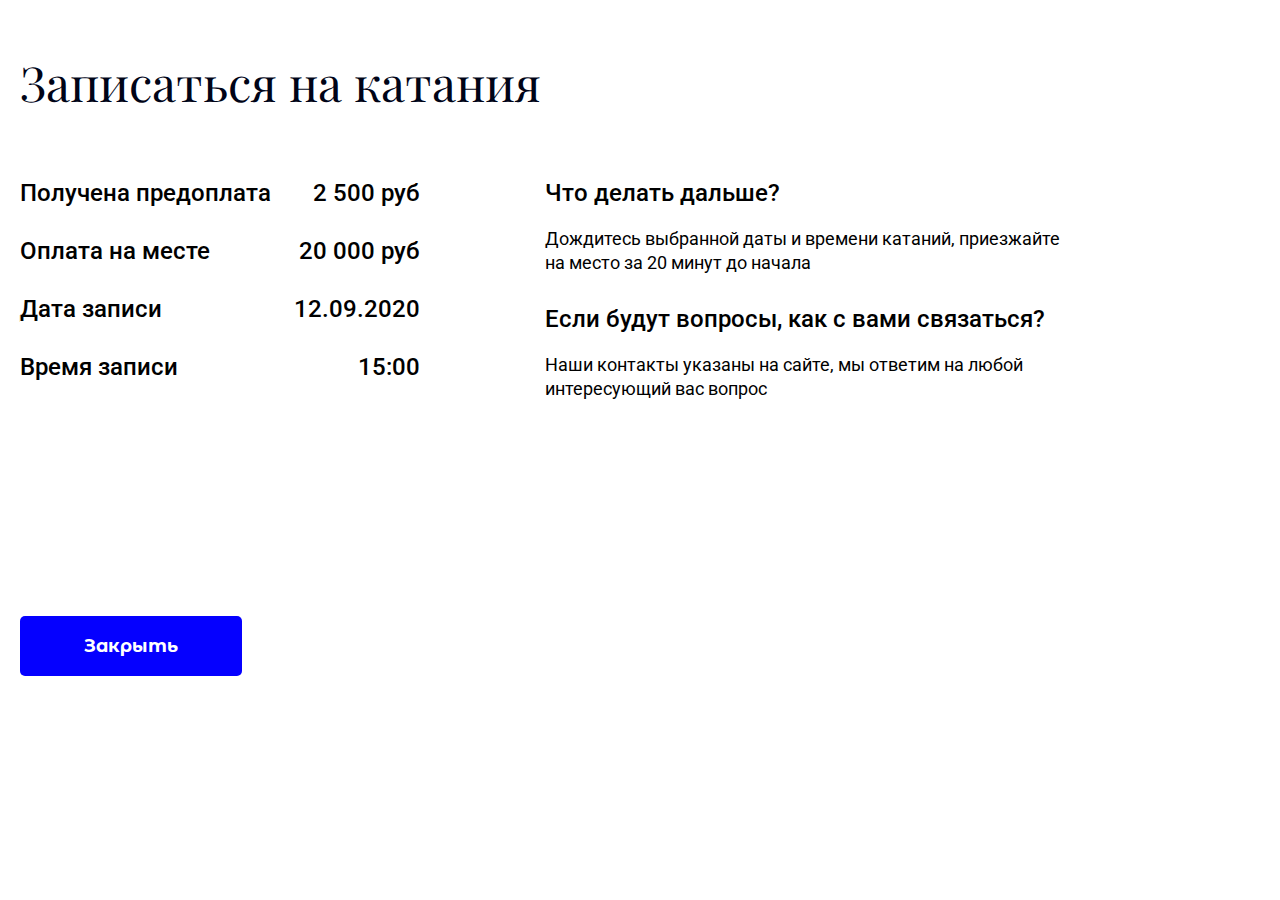
<file: bron-step-four.html>
<!DOCTYPE html>
<html lang="ru">

<head>
    <meta charset="UTF-8">
    <meta http-equiv="X-UA-Compatible" content="IE=edge">
    <meta name="viewport" content="width=device-width, initial-scale=1.0">
    <title>Шаг 4</title>
    <link rel="preconnect" href="https://fonts.googleapis.com">
    <link rel="preconnect" href="https://fonts.gstatic.com" crossorigin>
    <link rel="preconnect" href="https://fonts.gstatic.com" crossorigin>
    <link href="https://fonts.googleapis.com/css2?family=Inter:wght@400;500;600&family=Playfair+Display&family=Roboto:wght@400;500&family=Comfortaa:wght@700&family=Montserrat+Alternates:wght@300;400;500;700&family=Montserrat:wght@600&display=swap" rel="stylesheet">
    <link rel="stylesheet" href="css/reset.css">
    <link rel="stylesheet" href="css/slick.css">
    <link rel="stylesheet" href="css/jquery.fancybox.css">
    <link rel="stylesheet" href="css/style.css">
</head>

<body>
    <div class="bron-step-four">
        <div class="container bron-step-four__container">
            <h1 class="bron-step-three__title bron-step-four__title">Записаться на катания</h1>
            <div class="bron-step-four__inner">
                <div class="bron-step-four__services">
                    <div class="bron-step-four__service">
                        <h3 class="bron-step-four__service-title">Получена предоплата</h3>
                        <p class="bron-step-four__service-text"><span class="service__prepay">2 500</span> руб</p>
                    </div>
                    <div class="bron-step-four__service">
                        <h3 class="bron-step-four__service-title">Оплата на месте</h3>
                        <p class="bron-step-four__service-text"><span class="service__payment-on-place">20 000</span> руб</p>
                    </div>
                    <div class="bron-step-four__service">
                        <h3 class="bron-step-four__service-title">Дата записи</h3>
                        <p class="bron-step-four__service-text"><span class="service__date">12.09.2020</span></p>
                    </div>
                    <div class="bron-step-four__service">
                        <h3 class="bron-step-four__service-title">Время записи</h3>
                        <p class="bron-step-four__service-text"><span class="service__time">15:00</span></p>
                    </div>
                </div>
                <div class="bron-step-four__questions">
                    <div class="bron-step-four__question">
                        <h3 class="bron-step-four__question-title">Что делать дальше?</h3>
                        <p class="bron-step-four__question-text">
                            Дождитесь выбранной даты и времени катаний, приезжайте на место за 20 минут до начала
                        </p>
                    </div>
                    <div class="bron-step-four__question">
                        <h3 class="bron-step-four__question-title">Если будут вопросы, как с вами связаться?</h3>
                        <p class="bron-step-four__question-text">
                            Наши контакты указаны на сайте, мы ответим на любой интересующий вас вопрос
                        </p>
                    </div>
                </div>
            </div>
            <a class="colored-button bron-step-four__link" href="index.html">Закрыть</a>
        </div>
    </div>

    <script src="https://ajax.googleapis.com/ajax/libs/jquery/3.4.1/jquery.min.js"></script>
    <script src="js/slick.min.js"></script>
    <script src="js/jquery.fancybox.min.js"></script>
    <script src="js/main.js"></script>
</body>

</html>
</file>
<file: css/style.css>
*,
*::before,
*::after {
    box-sizing: border-box;
}


/* 
font-family: 'Montserrat', sans-serif;
font-family: 'Montserrat Alternates', sans-serif;
font-family: 'Inter', sans-serif;
font-family: 'Playfair Display', serif;
font-family: 'Roboto', sans-serif;
*/

body {
    font-family: 'Montserrat Alternates', sans-serif;
    font-size: 16px;
    line-height: 24px;
    font-weight: 400;
    color: #000;
}

a {
    color: inherit;
    text-decoration: none;
}

.title {
    font-weight: 700;
    font-size: 36px;
    line-height: 44px;
    margin-bottom: 15px;
}

.container {
    max-width: 1270px;
    padding: 0 15px;
    margin: 0 auto;
}

.colored-button {
    display: block;
    font-family: 'Montserrat Alternates', sans-serif;
    font-size: 14px;
    line-height: 24px;
    font-weight: 700;
    color: #fff;
    background: #0500FF;
    border-radius: 5px;
    border: none;
    cursor: pointer;
    max-width: 275px;
}

.header {
    position: absolute;
    top: 0;
    left: 0;
    right: 0;
    top: 30px;
    color: #fff;
    z-index: 1;
}

.header__wrapper {
    display: flex;
    justify-content: space-between;
    align-items: center;
    flex-wrap: nowrap;
}

.header__top {
    display: flex;
    align-items: center;
}

.header__logo {
    margin-right: 32px;
}

.header__tagline {
    max-width: 260px;
    font-weight: 300;
    font-size: 15px;
    line-height: 25px;
    position: relative;
    padding-left: 24px;
    opacity: 0.8;
}

.header__tagline::before {
    content: '';
    position: absolute;
    top: -20%;
    left: 0;
    height: 68px;
    width: 1px;
    opacity: 0.5;
    background-color: #B9B9B9;
}

.header__links {
    display: flex;
    flex-direction: column;
}

.header__link {
    margin-bottom: 5px;
    font-weight: 300;
}

.header__link img {
    margin-right: 7px;
}

.hero {
    padding: 160px 0 150px;
    height: 100vh;
    color: #fff;
    position: relative;
}

.hero::before {
    content: '';
    display: block;
    position: absolute;
    width: 100%;
    height: 100%;
    top: 0;
    background: linear-gradient(0deg, rgba(34, 33, 83, 0.6), rgba(34, 33, 83, 0.6));
}

.hero__background {
    position: absolute;
    top: 0;
    width: 100%;
    height: 100%;
    object-fit: cover;
    z-index: -1;
    left: 0;
}

.hero__background source,
.hero__background img {
    width: 100%;
    height: 100%;
    object-fit: cover;
}

.hero__wrapper {
    display: grid;
    justify-items: center;
    height: 70vh;
    align-items: center;
    z-index: 1;
    position: absolute;
    left: 50%;
    transform: translateX(-50%);
}

.hero__content {
    max-width: 620px;
    /* margin: 120px auto 0; */
    text-align: center;
}

.hero__title {
    font-size: 48px;
    line-height: 58px;
    font-weight: 700;
    margin-bottom: 15px;
}

.hero__text {
    font-size: 24px;
    line-height: 30px;
    margin-bottom: 100px;
}

.hero__button {
    font-family: 'Montserrat Alternates', sans-serif;
    font-size: 15px;
    line-height: 25px;
    font-weight: 700;
    padding: 15px 65px;
    background-color: #0500FF;
    border-radius: 5px;
    border: none;
}

.hero__popup .mfp-close {
    opacity: 0;
}

.hero__popup {
    max-width: 456px;
    width: 100%;
    margin: 0 auto;
}

.hero-popup__content {
    background-color: #fff;
    box-shadow: 0px 10px 20px rgba(0, 0, 0, 0.25);
    border-radius: 20px;
    padding: 35px 35px 40px;
    text-align: center;
}

.hero-popup__title {
    margin-bottom: 30px;
    font-size: 18px;
    line-height: 22px;
    font-weight: 700;
}

.hero-popup__input-title {
    font-weight: 400;
    font-size: 18px;
    line-height: 22px;
    margin-bottom: 10px;
}

.hero-popup__input {
    font-family: 'Montserrat', sans-serif;
    font-weight: 300;
    font-size: 18px;
    line-height: 22px;
    background: #F0F0F0;
    border-radius: 5px;
    border: none;
    height: 60px;
    width: 100%;
    margin-bottom: 30px;
    padding: 0 15px;
}

.hero-popup__descriptions {
    display: flex;
    justify-content: space-evenly;
    margin-bottom: 20px;
}

.hero-popup__description {
    max-width: 100px;
}

.hero-popup__description-title {
    font-size: 18px;
    line-height: 22px;
    font-weight: 400;
}

.hero-popup__description-text {
    font-size: 12px;
    line-height: 15px;
}

.hero-popup__button {
    padding: 15px 65px;
    margin: 0 auto;
}

.offer {
    margin: 130px 0;
}

.offer__wrapper {
    display: flex;
    flex-wrap: wrap;
}

.offer__content {
    flex-basis: 590px;
}

.offer__items {
    display: flex;
    justify-content: space-between;
    flex-wrap: wrap;
    position: relative;
    width: 100%;
}

.offer__item {
    padding: 40px 20px;
    margin: 100px 0 0;
    min-height: 280px;
    background: radial-gradient(53.81% 88.78% at 83.03% 126.04%, #E5E9FF 0%, #F7F8FF 56.48%, #F3F4FF 100%);
    border: 1px solid #F0F2FF;
    border-radius: 5px;
    min-width: 380px;
    max-width: 400px;
    font-size: 16px;
    line-height: 20px;
}

.offer__item:first-child {
    flex-basis: 520px;
    position: absolute;
    top: -60%;
    right: 0;
    min-height: 180px;
    min-width: 520px;
}

.offer__item-title {
    font-weight: 700;
    font-size: 20px;
    line-height: 24px;
    color: #FF4133;
    margin-bottom: 20px;
}

.offer__item-services {
    margin-bottom: 10px;
}

.offer__item-service {
    font-weight: 500;
}

.offer__item-link {
    color: #0500FF;
}

.routes__container {
    max-width: initial;
    padding: 0;
    margin: 0;
}

.route {
    background-color: #0500FF;
}

.route+.route {
    margin-top: 85px;
}

.route__container {
    max-width: 1170px;
    margin: 0 auto;
    padding: 100px 0 35px 15px;
}

.route__title {
    color: #fff;
    margin-bottom: 70px;
}

.route__inner {
    display: flex;
}

.route__items {
    max-width: 925px;
    width: 100%;
}

.route__pictures {
    display: flex;
    flex-direction: row;
    justify-content: space-between;
    flex-wrap: nowrap;
    margin-bottom: 45px;
}

.route__picture {
    display: block;
    overflow: hidden;
    width: 207px;
    min-width: 207px;
    height: 182px;
    filter: drop-shadow(0px 10px 20px rgba(0, 0, 0, 0.25));
    border-radius: 20px;
}

.lightbox {
    display: flex;
    flex-direction: column-reverse;
}

.lb-outerContainer {
    background-color: transparent;
    position: static;
}

.lb-container {
    position: relative;
}

.lightbox .lb-image {
    border: none;
    filter: drop-shadow(0px 10px 20px rgba(0, 0, 0, 0.25));
    border-radius: 20px;
}

.lb-closeContainer {
    top: 25px;
    right: 25px;
}

.lb-nav a.lb-prev,
.lb-nav a.lb-next {
    opacity: 1;
}

.lb-nav a.lb-prev {
    left: 50px;
    background: url(../images/prev.png) 50px 48% no-repeat;
}

.lb-nav a.lb-next {
    right: 50px;
    background: url(../images/next.png) 92% 48% no-repeat;
}

.route__picture-img {
    width: 100%;
    height: 100%;
    object-fit: cover;
}

.route__item--margin+.route__item--margin {
    margin-left: 25px;
}

.route__features {
    display: flex;
    justify-content: space-between;
    margin-bottom: 45px;
    overflow: auto;
}

.route__feature {
    color: #fff;
    text-align: center;
    min-width: 207px;
}

.route__feature-title {
    font-size: 48px;
    line-height: 59px;
    font-weight: 400;
}

.route__feature-desc {
    font-size: 18px;
    line-height: 22px;
    font-weight: 300;
    max-width: 175px;
    margin: 0 auto;
}

.route__map {
    display: flex;
    margin-bottom: 30px;
}

.route__map-features {
    display: flex;
    flex-wrap: wrap;
    justify-content: space-between;
    max-width: 440px;
}

.route__map-feature {
    display: inline-block;
    display: flex;
    align-items: center;
    padding: 18px 0 18px 25px;
    width: 210px;
    height: 82px;
    background-color: #fff;
    box-shadow: 0px 10px 20px rgba(0, 0, 0, 0.25);
    border-radius: 20px;
    margin-bottom: 15px;
}

.route__map-feature p {
    font-size: 18px;
    line-height: 22px;
    margin-left: 6px;
}

.route__map-picture {
    margin-left: 25px;
    position: relative;
}

.route__map-img {
    height: 180px;
}

.route__map-marker {
    display: flex;
    position: absolute;
    top: 50px;
    left: 155px;
}

.route__map-marker img {
    margin-right: 10px;
}

.route__items-content {
    display: flex;
    flex-wrap: wrap;
}

.route__info-item {
    display: flex;
    align-items: center;
    background-color: #FFFFFF;
    box-shadow: 0px 10px 20px rgba(0, 0, 0, 0.25);
    border-radius: 20px;
    width: 210px;
    height: 83px;
    text-align: center;
    font-size: 18px;
    line-height: 22px;
    padding: 10px 0;
    margin-right: 20px;
    margin-bottom: 15px;
}

.route__info-item p {
    font-size: 18px;
    line-height: 22px;
    font-weight: 400;
    margin: 0 auto;
}

.route__info-item--colored {
    background-color: #FFDE33;
}

.route__info-item--colored p {
    font-weight: 700;
}

.route__buttons {
    margin-left: 28px;
}

.route__buttons-inner {
    display: flex;
    flex-direction: column;
    position: sticky;
    top: 20px;
}

.route__price {
    width: 207px;
    height: 182px;
    background: #FFFFFF;
    box-shadow: 0px 10px 20px rgba(0, 0, 0, 0.25);
    border-radius: 20px;
    padding: 60px 10px;
    text-align: center;
    font-size: 18px;
    line-height: 22px;
    margin-bottom: 13px;
}

.route__price-title {
    font-size: 28px;
    line-height: 34px;
    font-weight: 700;
    margin-bottom: 8px;
}

.route__order-button {
    font-family: 'Montserrat Alternates', sans-serif;
    font-size: 18px;
    line-height: 22px;
    font-weight: 700;
    color: #fff;
    background-color: #FF4133;
    box-shadow: 0px 10px 20px rgba(0, 0, 0, 0.25);
    border-radius: 20px;
    padding: 23px 0;
    text-align: center;
    width: 207px;
}

.route__order-button:last-child {
    background-color: #FFE585;
    margin-top: 25px;
    color: #3E3E3E;
    font-size: 14px;
    line-height: 17px;
}

.route__info-button {
    display: none;
}

.route__info-items-title {
    display: none;
}

.gift {
    margin: 300px 0;
    background-color: #F8F8FF;
    padding: 85px 0 140px;
    text-align: center;
}

.gift__text {
    font-size: 18px;
    line-height: 22px;
    margin: 71px 0;
}

.gift__button,
.question__button {
    font-size: 15px;
    line-height: 25px;
    font-weight: 700;
    color: #fff;
    padding: 20px 62px;
    background: #0500FF;
    border-radius: 5px;
    white-space: nowrap;
    border: none;
    cursor: pointer;
}

.gift__wrapper {
    position: relative;
}

.gift__wrapper::before,
.gift__wrapper::after {
    content: '';
    position: absolute;
    width: 300px;
    height: 285px;
}

.gift__wrapper::before {
    background: url(../images/kradro-ico-1.svg) no-repeat center;
    bottom: -230px;
    left: 0;
}

.gift__wrapper::after {
    background: url(../images/kradro-ico-2.svg) no-repeat center;
    top: -235px;
    right: 0;
}

.advantages {
    padding: 100px 0 125px;
    background-color: #0500FF;
    position: relative;
}

.advantages::before {
    content: '';
    position: absolute;
    width: 300px;
    height: 285px;
    background: url(../images/kradro-ico-2.svg) no-repeat center;
    top: -152px;
    right: 60px;
    z-index: 0;
}

.advantages__title,
.advantages__text {
    color: #fff;
    max-width: 600px;
    z-index: 1;
}

.advantages__text {
    font-size: 20px;
    line-height: 24px;
    margin: 40px 0 45px;
}

.advantages__items {
    display: flex;
    justify-content: space-between;
}

.advantages__item {
    width: 207px;
    height: 182px;
    background-color: #FFFFFF;
    box-shadow: 0px 10px 20px rgba(0, 0, 0, 0.25);
    border-radius: 20px;
    text-align: center;
    padding: 40px 10px 0;
    margin-bottom: 15px;
    margin-right: 15px;
}

.advantages__item-title {
    font-size: 28px;
    line-height: 34px;
    font-weight: 700;
    margin-bottom: 8px;
}

.advantages__item-text {
    font-size: 18px;
    line-height: 22px;
}

.question {
    margin: 180px 0 250px;
    background-color: #F8F8FF;
    padding: 85px 0 140px;
    text-align: center;
}

.question__title {
    max-width: 400px;
    margin: 0 auto;
}

.question__text {
    font-size: 18px;
    line-height: 22px;
    margin: 25px 0 50px;
}

.question__form {
    display: flex;
    flex-direction: column;
    width: 310px;
    margin: 0 auto;
}

.question__input {
    font-family: 'Montserrat Alternates', sans-serif;
    font-size: 18px;
    line-height: 22px;
    padding: 15px 15px;
    text-align: center;
    border: 1px solid #FF4133;
    box-sizing: border-box;
    border-radius: 5px;
    margin-bottom: 20px;
}

.question__button {
    padding: 15px 65px;
}

.question__wrapper {
    position: relative;
}

.question__wrapper::before,
.question__wrapper::after {
    content: '';
    position: absolute;
    width: 300px;
    height: 285px;
}

.question__wrapper::before {
    background: url(../images/kradro-ico-2.svg) no-repeat center;
    bottom: -235px;
    right: 0;
}

.question__wrapper::after {
    background: url(../images/kradro-ico-1.svg) no-repeat center;
    top: -235px;
    left: 0;
}

.tools {
    margin-bottom: 90px;
}

.tools__wrapper {
    position: relative;
}

.tools__title {
    margin-bottom: 85px;
}

.tools__items {
    display: flex;
    align-items: center;
}

.tools__item {
    width: 160px;
    height: 160px;
    text-align: center;
    background: #FF4133;
    border-radius: 50%;
    display: flex;
    flex-direction: column;
    padding: 10px;
}

.tools__item+.tools__item {
    margin-left: 50px;
    position: relative;
}

.tools__item+.tools__item::before {
    content: '';
    position: absolute;
    background: url(../images/arrows-right.svg) no-repeat center;
    width: 30px;
    height: 20px;
    left: -40px;
    top: 40%;
}

.tools__item-title {
    color: #fff;
    margin-top: 25px;
    max-width: 150px;
    font-size: 14px;
    line-height: 17px;
}

.tools__item-title span {
    font-size: 18px;
    line-height: 22px;
    font-weight: 800;
}

.response {
    padding-top: 50px;
    margin-bottom: 90px;
}

.seo {
    margin-bottom: 90px;
}

.seo__container {
    max-width: 1070px;
}

.seo__items {
    column-gap: 100px;
    column-count: 2;
}

.seo__item {
    width: 100%;
    margin: 0 0 50px;
    padding: 10px;
    break-inside: avoid;
}

.seo__item:last-child {
    margin-bottom: 0;
}

.seo__item-title {
    font-size: 24px;
    line-height: 30px;
    margin-bottom: 30px;
}

.seo__item-text {
    font-size: 18px;
    line-height: 22px;
}

.seo__item-img {
    width: 100%;
    margin: 0 auto 30px;
    border-radius: 10px;
}

.seo__item-text b {
    color: #FF0000;
}

.map__container {
    max-width: 1400px;
    padding: 0;
    position: relative;
    margin: 0 auto;
}

.map__img {
    height: 480px;
    max-width: 100%;
    width: 100%;
    object-fit: cover;
}

.map__address {
    position: absolute;
    top: 112px;
    left: 93px;
    background: #FFFFFF;
    box-shadow: 0px 4px 40px rgba(0, 0, 0, 0.25);
    border-radius: 20px;
    width: 480px;
    min-height: 220px;
    padding: 35px 50px 35px 35px;
    display: flex;
    flex-direction: column;
    justify-content: space-between;
}

.map__address-bottom {
    display: flex;
    justify-content: space-between;
    align-items: center;
}

.map__address-links {
    display: flex;
    flex-direction: column;
}

.map__address-link {
    display: inline-block;
    font-size: 15px;
    line-height: 25px;
    font-weight: 300;
}

.map__address-icon {
    margin-right: 7px;
}

.map__address-button {
    display: inline-block;
    min-width: 180px;
    max-width: 180px;
    background: #0500FF;
    border-radius: 5px;
    color: #fff;
    padding: 15px;
    font-family: 'Montserrat Alternates', sans-serif;
    font-size: 15px;
    line-height: 25px;
    font-weight: 700;
    border: none;
    cursor: pointer;
}

.footer__wrapper::before {
    top: 0;
    content: '';
    position: absolute;
    width: 100%;
    height: 1px;
    background-color: rgba(0, 0, 0, 0.1);
}

.footer__bottom {
    display: flex;
}

.footer__logo {
    max-width: 260px;
    width: 100%;
}

.footer__wrapper {
    padding: 45px 0 35px;
    position: relative;
    display: flex;
    align-items: center;
    flex-wrap: wrap;
}

.footer__button {
    padding: 14px 18px;
    margin-left: 40px;
}

.bron-step-one__container {
    max-width: 1000px;
}

.bron-step-one__title {
    margin: 40px 0 95px;
}

.bron-step-one__wrapper {
    display: flex;
    justify-content: space-between;
    flex-wrap: wrap;
    margin-bottom: 160px;
}

.calendar {
    max-width: 355px;
    margin-right: 95px;
}

.calendar__title,
.time__title {
    font-weight: 700;
    font-size: 18px;
    line-height: 22px;
    color: #6C6C6C;
    text-transform: uppercase;
    margin-bottom: 45px;
}

.calendar__top {
    display: flex;
    justify-content: space-between;
    margin-bottom: 30px;
}

.calendar__date {
    font-family: 'Inter', sans-serif;
    font-weight: 400;
    font-size: 18px;
    line-height: 22px;
}

.calendar__month {
    margin-right: 5px;
}

.calendar__button {
    opacity: .2;
    pointer-events: none;
}

.calendar__button--clicked {
    opacity: 1;
    pointer-events: all;
}

.calendar__button:first-child {
    margin-right: 12px;
}

.calendar__weekdays,
.calendar__days {
    display: flex;
    justify-content: space-around;
    flex-wrap: wrap;
    list-style: none;
}

.calendar__weekdays li,
.calendar__days li,
.calendar__day {
    font-size: 12px;
    line-height: 15px;
    width: 30px;
    height: 30px;
    font-weight: 600;
    text-align: center;
}

.calendar__days li,
.calendar__day {
    margin: 10px;
    font-weight: 500;
    display: flex;
    text-align: center;
    flex-direction: column;
    justify-content: center;
    cursor: pointer;
}

.calendar__days .next-days {
    color: #747474;
}

.calendar__day {
    border-radius: 50%;
    /* overflow: hidden; */
    position: relative;
    border: none;
}

.time__item-checkox,
.calendar__day-checkbox,
.bron-step-two__option-item-checkox {
    top: 0;
    left: 0;
    position: absolute;
    cursor: pointer;
    opacity: 0;
}

.calendar__day-checkbox {
    width: 80%;
    height: 90%;
}

.calendar__day-checkbox:checked+label {
    color: #fff;
}

.calendar__day-checkbox:checked+label:before {
    content: '';
    display: block;
    position: absolute;
    width: 40px;
    height: 40px;
    top: -13%;
    left: -16%;
    background-color: #0500FF;
    z-index: -1;
    border-radius: 50%;
}

.time {
    display: flex;
    flex-direction: column;
    justify-content: flex-start;
    max-width: 510px;
}

.time__text {
    font-family: 'Montserrat', sans-serif;
    font-weight: 600;
    color: #4D4D4D;
    width: 240px;
    font-size: 14px;
    line-height: 17px;
}

.time__items {
    display: flex;
    flex-wrap: wrap;
    justify-content: center;
    margin-bottom: 20px;
}

.time__item {
    color: #0500FF;
    padding: 18px 0;
    width: 160px;
    text-align: center;
    font-size: 18px;
    line-height: 22px;
    font-weight: 700;
    border: 1px solid #0500FF;
    border-radius: 100px;
    margin: 7px 2px;
    position: relative;
    overflow: hidden;
}

.time__item-checkox {
    width: 95%;
    height: 90%;
}

.time__item-checkox:checked+label {
    color: #fff;
}

.time__item-checkox:checked+label:before {
    content: '';
    display: block;
    position: absolute;
    width: 200px;
    height: 80px;
    top: 0;
    left: 0;
    background-color: #0500FF;
    z-index: -1;
}

.bron-step-one__link {
    display: block;
    width: 180px;
    margin: 0 auto 70px;
    padding: 15px 65px;
    font-size: 15px;
    line-height: 25px;
    font-weight: 700;
    background: #0500FF;
    color: #fff;
    border-radius: 5px;
    border: none;
}

.bron-step-two__container {
    max-width: 1230px;
}

.bron-step-two__inner {
    display: flex;
}

.bron-step-two__title {
    margin: 85px 0 70px;
}

.bron-step-two__products {
    display: flex;
    flex-direction: column;
    margin-right: 70px;
}

.bron-step-two__product {
    display: flex;
    width: 650px;
    height: 250px;
    background: #FFFFFF;
    box-shadow: 0px 4px 25px rgba(5, 0, 255, 0.1);
    border-radius: 20px;
    padding: 30px 20px;
}

.bron-step-two__product.in-basket {
    box-shadow: 0px 4px 25px rgba(5, 0, 255, 0.1);
    border: 1px solid #1400FF;
}

.bron-step-two__product+.bron-step-two__product {
    margin-top: 55px;
}

.bron-step-two__product:last-child {
    margin-bottom: 55px;
}

.bron-step-two__product-picture {
    max-width: 262px;
    margin-right: 30px;
}

.bron-step-two__product-picture img {
    object-fit: cover;
}

.bron-step-two__product-items {
    display: flex;
    flex-direction: column;
    justify-content: space-between;
}

.bron-step-two__product-title {
    font-size: 18px;
    line-height: 22px;
    margin-bottom: 5px;
    font-weight: 700;
}

.bron-step-two__product-detail {
    color: #1400FF;
    padding-bottom: 3px;
    border-bottom: dotted 2px #1400FF;
}

.bron-step-two__product-price {
    margin-bottom: 25px;
}

.bron-step-two__product-value {
    height: 23px;
    display: flex;
    flex-direction: row;
    align-items: center;
}

.bron-step-two__product-value-inner {
    display: flex;
}

.bron-step-two__product-value-inner .input-group {
    display: flex;
    align-items: center;
}

.bron-step-two__product-value__button {
    width: 30px;
    cursor: pointer;
}

.bron-step-two__product-value__button,
.btn-plus,
.btn-minus {
    background: #FFFFFF;
    border: 1px solid #000000;
    font-size: 16px;
    font-weight: 500;
    cursor: pointer;
}

.btn-minus {
    border-radius: 20px 0px 0 20px;
}

.btn-plus {
    border-radius: 0 20px 20px 0;
}

.bron-step-two__product-value__input {
    max-width: 35px;
    height: 22px;
    border: 1px solid #000;
}

.bron-step-two__product-value p,
.bron-step-two__product-value__button {
    font-family: 'Montserrat Alternates', sans-serif;
}

.bron-step-two__product-value p {
    font-size: 14px;
    line-height: 21px;
    font-weight: 500;
}

.bron-step-two__product-value p {
    width: 35px;
    text-align: center;
    border-top: 1px solid #000000;
    border-bottom: 1px solid #000000;
}

.bron-step-two__product-value__link {
    margin-left: 15px;
    font-size: 14px;
    line-height: 17px;
    color: #1400FF;
    white-space: nowrap;
}

.bron-step-two__product-value__link.in-basket {
    display: none;
}

.bron-step-two__product-value__link.in-basket.is-active {
    display: block;
    font-size: 14px;
    line-height: 17px;
    padding: 5px 25px;
    margin-left: 20px;
    background: #1400FF;
    border: 1px solid #1400FF;
    box-sizing: border-box;
    box-shadow: 0px 4px 40px rgba(0, 0, 0, 0.25);
    border-radius: 20px;
    color: #fff;
}

.bron-step-two__product-value__link.in-basket.is-active~.bron-step-two__product-value__link {
    display: none;
}

.bron-step-two__options {
    margin-bottom: 40px;
}

.bron-step-two__option-title {
    margin-bottom: 20px;
}

.bron-step-two__option-items {
    display: flex;
}

.bron-step-two__option-item {
    padding: 13px 47px;
    font-size: 24px;
    line-height: 29px;
    font-weight: 700;
    border-radius: 20px;
    box-shadow: 0px 4px 25px rgba(5, 0, 255, 0.1);
    color: #000;
    position: relative;
    overflow: hidden;
    border: 1px solid #fff;
}

.bron-step-two__option-item-checkox {
    width: 93%;
    height: 95%;
}

.bron-step-two__option-item-checkox:checked+label {
    box-shadow: none;
    color: #fff;
}

.bron-step-two__option-item-checkox:checked+label:before {
    content: '';
    display: block;
    position: absolute;
    width: 150px;
    height: 80px;
    top: -13%;
    left: -16%;
    background-color: #0500FF;
    z-index: -1;
}

.bron-step-two__option-item+.bron-step-two__option-item {
    margin-left: 20px;
}

.bron-step-two__receipt {
    max-width: 475px;
    background: #FFFFFF;
    box-shadow: 0px 4px 25px rgba(5, 0, 255, 0.1);
    border-radius: 20px;
    padding: 30px 40px;
}

.bron-step-two__purchases {
    margin-bottom: 40px;
}

.bron-step-two__purchases-title {
    margin-bottom: 15px;
}

.bron-step-two__purchase {
    font-size: 14px;
    line-height: 17px;
}

.bron-step-two__purchase+.bron-step-two__purchase {
    margin-top: 15px;
}

.bron-step-two__purchase-inner {
    display: flex;
}

.bron-step-two__purchase-title {
    font-weight: 400;
    max-width: 255px;
}

.bron-step-two__purchase-text {
    white-space: nowrap;
    font-weight: 700;
    font-size: 14px;
    line-height: 17px;
    color: #1400FF;
}

.bron-step-two__total-title {
    font-size: 18px;
    line-height: 22px;
    margin-bottom: 15px;
}

.bron-step-two__total-inner {
    display: flex;
    justify-content: space-between;
}

.bron-step-two__total-link {
    padding: 15px 43px;
    white-space: nowrap;
}

.bron-step-three {
    font-family: 'Roboto', serif;
}

.bron-step-three__title {
    font-family: 'Playfair Display', serif;
    font-weight: 400;
    font-size: 48px;
    line-height: 64px;
    color: #000417;
    margin: 50px 0 65px;
}

.bron-step-three__form {
    margin-bottom: 70px;
}

.bron-step-three__form__title {
    font-size: 24px;
    line-height: 28px;
    margin-bottom: 45px;
    font-weight: 500;
    color: #000417;
}

.bron-step-three__form__input {
    padding: 20px 30px 20px 30px;
    border: 1px solid rgba( 161, 133, 133, 0.4);
    border-radius: 8px;
    width: 100%;
    max-width: 305px;
    margin-right: 36px;
    margin-bottom: 35px;
}

.bron-step-three__form__input,
.bron-step-three__form__input::placeholder {
    font-size: 18px;
    line-height: 25px;
}

.bron-step-three__form__input::placeholder {
    color: rgba( 161, 133, 133, 0.5);
}

.bron-step-three__total {
    max-width: 550px;
    margin-bottom: 65px;
}

.bron-step-three__total__title {
    font-size: 24px;
    line-height: 28px;
    font-weight: 500;
    margin-bottom: 25px;
    color: #000417;
}

.bron-step-three__total__text {
    font-size: 18px;
    line-height: 25px;
    color: #676767;
}

.bron-step-three__link {
    display: inline-block;
    padding: 20px 0px;
    width: 222px;
    text-align: center;
}

.bron-step-three__link:first-child {
    color: #676767;
    background-color: #fff;
    border: 1px solid #0500FF;
    margin-right: 45px;
}

.bron-step-four {
    font-family: 'Roboto', sans-serif;
}

.bron-step-four__inner {
    display: flex;
    margin-bottom: 215px;
}

.bron-step-four__services {
    max-width: 400px;
    width: 100%;
    margin-right: 125px;
}

.bron-step-four__service {
    display: flex;
    flex-direction: row;
    flex-wrap: nowrap;
    justify-content: space-between;
}

.bron-step-four__service+.bron-step-four__service {
    margin-top: 30px;
}

.bron-step-four__service-title,
.bron-step-four__service-text {
    font-weight: 500;
    font-size: 24px;
    line-height: 28px;
}

.bron-step-four__questions {
    max-width: 530px;
    width: 100%;
}

.bron-step-four__question+.bron-step-four__question {
    margin-top: 30px;
}

.bron-step-four__question-title {
    font-weight: 500;
    font-size: 24px;
    line-height: 28px;
    margin-bottom: 20px;
}

.bron-step-four__question-text {
    font-size: 18px;
    line-height: 24px;
}

.bron-step-four__link {
    display: block;
    text-align: center;
    font-weight: 700;
    font-size: 18px;
    line-height: 20px;
    padding: 20px 0;
    width: 222px;
}

.gift-step-two__wrapper {
    max-width: 795px;
}

.gift-step-two__form__text {
    display: inline-block;
    max-width: 415px;
    font-size: 18px;
    line-height: 24px;
    color: #676767;
}

.gift-step-two__form__input-text {
    max-width: 650px;
    height: 200px;
    resize: vertical;
}

.gift-step-two__form__instruction {
    max-width: none;
    width: 100%;
}

.gift-step-two__links {
    margin-bottom: 25px;
}

.gift-step-three__service-link {
    font-size: 24px;
    line-height: 28px;
    font-weight: 500;
    color: #0085FF;
    border-bottom: 2px dashed #0085FF;
}

@media (max-width:1260px) {
    .tools__title {
        text-align: center;
    }
    .tools__items {
        flex-direction: column;
    }
    .tools__item+.tools__item {
        margin-left: 0;
        margin-top: 50px;
    }
    .tools__item+.tools__item::before {
        top: -35px;
        left: 42%;
        transform: rotate(90deg);
    }
    .tools__img {
        right: -12%;
        top: 0;
    }
    .bron-step-two__inner {
        flex-direction: column;
        align-items: center;
    }
    .bron-step-two__title {
        text-align: center;
    }
    .bron-step-two__products {
        margin-right: 0;
    }
    .bron-step-two__receipt {
        margin-bottom: 15px;
    }
    .bron-step-two__option-items {
        flex-wrap: wrap;
    }
}

@media (max-width:1200px) {
    .offer {
        margin: 75px 0;
    }
    .offer__wrapper {
        flex-direction: column;
        flex-wrap: nowrap;
    }
    .offer__items {
        flex-wrap: nowrap;
        flex-direction: column;
    }
    .offer__item {
        display: flex;
        flex-direction: column;
        min-width: 520px;
        margin: 20px auto;
    }
    .response__items .offer__item:first-child,
    .offer__item:first-child {
        position: static;
        flex-basis: initial;
    }
    .offer__content {
        margin: 0 auto;
        text-align: center;
        flex-basis: initial;
    }
    .route+.route {
        margin-top: 40px;
    }
    .route__inner {
        flex-direction: column;
        align-items: center;
    }
    .route__items-content {
        justify-content: center;
    }
    .route__map-features {
        min-width: 440px;
        max-width: initial;
    }
    .route__items {
        margin-bottom: 50px;
    }
    .route__buttons-inner {
        position: static;
    }
    .route__price,
    .route__order-button {
        width: 290px;
    }
    .gift,
    .question {
        margin: 150px 0;
    }
    .gift__wrapper::before,
    .gift__wrapper::after,
    .question__wrapper::before,
    .question__wrapper::after {
        content: none;
    }
    .advantages__items {
        justify-content: center;
        flex-wrap: wrap;
    }
    .route__buttons {
        margin-left: 0;
    }
}

@media (max-width:1100px) {
    .footer__tagline {
        display: none;
    }
    .map__address {
        position: static;
        width: 100%;
        border-radius: 0;
        box-shadow: none;
    }
    .map__address-bottom {
        flex-wrap: wrap;
    }
    .bron-step-four__title {
        text-align: center;
    }
    .bron-step-four__inner {
        flex-direction: column;
        align-items: center;
        margin-bottom: 115px;
    }
    .bron-step-four__services {
        margin-right: 0;
        margin-bottom: 50px;
    }
    .bron-step-four__link {
        margin: 0 auto;
    }
    .bron-step-four__services {
        max-width: 530px;
    }
    .tools {
        margin-bottom: 25px;
    }
    .response {
        padding-top: 25px;
    }
    .response__title {
        text-align: center;
    }
    .seo__items {
        column-count: 1;
    }
    .seo__item {
        max-width: 480px;
        margin: 0 auto 50px;
    }
}

@media (max-width:1000px) {
    .seo__items {
        flex-direction: column;
        justify-content: center;
        align-items: center;
    }
    .seo__container {
        padding: 0;
    }
    .seo__item-title,
    .seo__item-text {
        padding: 0 20px;
    }
    .bron-step-one__wrapper {
        flex-direction: column;
        align-items: center;
        margin-bottom: 75px;
    }
    .calendar {
        margin-right: 0;
        margin-bottom: 25px;
    }
    .time {
        max-width: 414px;
    }
    .time__item {
        padding: 12px 0px;
        width: 130px;
    }
}

@media (max-width:950px) {
    .route__pictures,
    .route__map {
        overflow: auto;
    }
}

@media (max-width:820px) {
    .header__tagline {
        display: none;
    }
    .advantages {
        padding: 40px 0 50px;
    }
    .advantages::before {
        content: none;
    }
    .advantages__text {
        margin: 25px 0;
    }
    .gift-step-two__form {
        display: flex;
        flex-direction: column;
        align-items: center;
    }
    .bron-step-three__form__input {
        margin-right: 0;
        margin-bottom: 15px;
    }
    .bron-step-three__form__input {
        max-width: 650px;
    }
}

@media (max-width:750px) {
    .seo {
        margin-bottom: 50px;
    }
    .footer__wrapper {
        flex-direction: column-reverse;
    }
    .footer__wrapper::before {
        content: none;
    }
    .footer__bottom {
        flex-direction: column;
    }
    .footer__button {
        display: none;
    }
    .footer__links {
        display: none;
    }
}

@media (max-width:700px) {
    .route {
        background-color: #fff;
        box-shadow: 0px 4px 25px rgba(5, 0, 255, 0.1);
        border-radius: 20px;
    }
    .route__container {
        padding: 25px 0 35px;
    }
    .route__title {
        color: #000;
        margin-bottom: 15px;
    }
    .route__title,
    .route__items {
        padding-left: 15px;
    }
    .route__pictures,
    .route__map,
    .route__features {
        padding-right: 15px;
    }
    .route__info {
        display: flex;
        flex-direction: column;
        align-items: center;
        position: relative;
    }
    .route__pictures {
        margin-bottom: 35px;
    }
    .route__picture {
        filter: drop-shadow(0px 4px 25px rgba(5, 0, 255, 0.1));
    }
    .route__feature {
        color: #000;
    }
    .route__info-items {
        opacity: 0;
        transition: all .5s;
        position: fixed;
    }
    .route__info-items.is-active {
        z-index: 1;
        opacity: 1;
        display: flex;
        flex-direction: column;
        align-items: center;
        flex-wrap: nowrap;
        background-color: #fff;
        width: 100%;
        height: 100%;
        top: 0;
        left: 0;
        overflow-y: auto;
        overflow-x: hidden;
        padding: 25px 0;
    }
    .route__items-body {
        min-height: 100%;
    }
    .route__items-content {
        flex-direction: column;
        align-items: center;
    }
    .route__info-items-button {
        position: absolute;
        top: 10px;
        right: 40px;
        width: 25px;
        height: 45px;
        background: url(../images/x-btn.png) no-repeat center;
        z-index: 1;
    }
    .route__info-item {
        width: 280px;
        box-shadow: 0px 4px 25px rgba(5, 0, 255, 0.1);
    }
    .route__info-items-title {
        display: block;
        margin-bottom: 30px;
        font-weight: 700;
        font-size: 18px;
        line-height: 22px;
    }
    .route__info-button {
        display: block;
        color: #FF4133;
        font-size: 18px;
        line-height: 22px;
        font-weight: 700;
        text-decoration: underline;
    }
    .route__buttons {
        margin-left: 0;
    }
    .route__price {
        background-color: #0500FF;
        color: #fff;
    }
    .route__price-text {
        font-weight: 300;
    }
    .route__order-button,
    .route__order-button:last-child {
        background-color: #FF4133;
        color: #fff;
    }
    .route__map-feature {
        box-shadow: 0px 4px 25px rgba(5, 0, 255, 0.1);
    }
    .gift {
        margin: 50px 0 25px;
        padding: 40px 0 30px;
    }
    .question {
        margin: 70px 0 25px;
        padding: 40px 0 5px;
    }
    .gift__text {
        margin: 15px 0 50px;
    }
    .question__text {
        margin: 30px 0 100px;
    }
    .bron-step-three__form {
        display: flex;
        flex-direction: column;
    }
    .bron-step-three__form__input+.bron-step-three__form__input {
        margin-left: 0;
        margin-top: 15px;
    }
    .bron-step-three__title {
        font-size: 30px;
        line-height: 36px;
        margin: 30px 0 35px;
    }
    .bron-step-three__form {
        margin-bottom: 35px;
    }
    .bron-step-three__form__title,
    .bron-step-three__total__title {
        font-size: 20px;
        line-height: 24px;
    }
    .bron-step-three__total__title {
        margin-bottom: 15px;
    }
    .bron-step-three__total__text {
        font-size: 14px;
        line-height: 20px;
    }
    .bron-step-three__total {
        max-width: 250px;
    }
    .gift-step-one__total {
        max-width: none;
    }
    .gift-step-two__total__title {
        font-size: 16px;
        line-height: 20px;
        white-space: nowrap;
        overflow: auto;
    }
}

@media (max-width:656px) {
    .footer__inner {
        flex-direction: column-reverse;
        align-items: center;
    }
    .map__container {
        padding: 0 15px;
    }
    .map__img {
        display: none;
    }
    .bron-step-two__product {
        width: 100%;
        min-height: 300px;
        height: 100%;
        padding: 40px 20px 30px;
        flex-direction: column;
        text-align: center;
        align-items: center;
    }
    .bron-step-two__product-title {
        margin-bottom: 10px;
    }
    .bron-step-two__product-price {
        margin-top: 10px;
        margin-bottom: 15px;
    }
    .bron-step-two__product-value {
        flex-direction: column;
        justify-content: center;
        height: 100%;
    }
    .bron-step-two__product-value-inner {
        margin-bottom: 20px;
    }
    .bron-step-two__product-value__link,
    .bron-step-two__product-value__link.in-basket.is-active {
        margin-left: 0;
    }
    .bron-step-two__product-value__button {
        width: 40px;
        font-size: 18px;
    }
    .bron-step-two__product-value__button.plus {
        border-right: none;
    }
    .bron-step-two__product-value__button.minus {
        border-left: none;
    }
    .bron-step-two__product-value p {
        line-height: 30px;
    }
    .bron-step-two__product-picture {
        margin: 0 8px;
    }
}

@media (max-width:550px) {
    .header__tagline {
        display: none;
    }
    .header__logo {
        margin: 0;
    }
    .header__logo img {
        width: 100%;
    }
    .header__link {
        font-size: 12px;
        white-space: nowrap;
    }
    .hero__text {
        font-size: 18px;
        line-height: 22px;
    }
    .offer__item {
        margin: 20px 0;
    }
    .offer__item,
    .offer__item:first-child {
        min-width: 280px;
        min-height: 200px;
    }
    .bron-step-one__link {
        margin-bottom: 20px;
    }
    .hero {
        height: 100%;
        padding: 0;
    }
    .hero__content {
        margin: 0 auto;
    }
    .hero__wrapper {
        position: static;
        left: 0;
        transform: translateX(0);
    }
}

@media (max-width:525px) {
    .bron-step-two__option-title {
        margin: 0 auto;
        max-width: 325px;
    }
    .bron-step-two__option-items {
        justify-content: center;
    }
    .bron-step-two__option-item {
        margin: 15px;
    }
    .bron-step-two__option-item+.bron-step-two__option-item {
        margin-left: 15px;
    }
    .bron-step-two__purchase-inner {
        flex-direction: column;
    }
    .bron-step-two__purchase-title {
        margin-bottom: 5px;
    }
    .bron-step-two__total-inner {
        flex-direction: column;
    }
    .bron-step-two__total-link {
        width: 180px;
        margin: 0 auto;
    }
    .bron-step-two__total-price {
        margin-bottom: 25px;
    }
    .bron-step-three__links {
        display: flex;
        flex-direction: column-reverse;
    }
    .bron-step-three__link+.bron-step-three__link {
        margin-bottom: 15px;
    }
    .bron-step-three__link:first-child {
        max-width: 130px;
    }
}

@media (max-width:500px) {
    .map {
        position: relative;
    }
    .map__address {
        padding: 35px 40px 35px 35px;
        box-shadow: 0px 4px 25px rgba(5, 0, 255, 0.1);
        border-radius: 20px;
    }
    .map__address-inner {
        position: relative;
    }
    .map__address-bottom {
        flex-direction: column;
        align-items: initial;
    }
    .map__address-links {
        margin: 25px 0 40px;
    }
    .map__address-button {
        position: absolute;
        bottom: -25px;
        left: 0;
        right: 0;
        margin: 0 auto;
    }
    .map {
        margin-bottom: 100px;
    }
    .gift-step-two__form {
        align-items: flex-start;
    }
    .gift-step-two__form__text {
        font-size: 14px;
        line-height: 20px;
    }
    .bron-step-three__form__input {
        min-width: 100%;
    }
    .lb-nav a.lb-prev {
        left: 50px;
        background: url(../images/prev.png) 16px 48% no-repeat;
    }
}

@media (max-width:475px) {
    .advantages__item {
        width: 270px;
        margin-right: 0;
    }
    .seo__item-img {
        border-radius: 0;
        width: 107%;
        margin-left: -3.5%;
    }
    .time__item {
        width: 120px;
        padding: 10px 0;
    }
}

@media (max-width:425px) {
    .hero__content {
        max-width: 290px;
    }
    .hero__title {
        font-size: 30px;
        line-height: 36px;
    }
    .hero__text {
        margin-bottom: 65px;
    }
    .question__form {
        width: 280px;
    }
    .seo__item-text {
        font-size: 14px;
        line-height: 17px;
    }
    .bron-step-one__title {
        font-size: 24px;
        line-height: 30px;
        margin-bottom: 50px;
    }
    .calendar__days li,
    .calendar__day {
        margin: 8px;
    }
    .time__item {
        width: 92px;
        padding: 8px 0;
    }
    .bron-step-two__title {
        margin: 55px 0 30px;
    }
    .bron-step-three__form__title {
        margin-bottom: 25px;
    }
    .bron-step-four__service-title,
    .bron-step-four__service-text {
        font-size: 18px;
        line-height: 20px;
    }
    .bron-step-four__question-title {
        font-size: 18px;
        line-height: 20px;
        margin-bottom: 15px;
    }
    .bron-step-four__question-text {
        font-size: 15px;
        line-height: 20px;
    }
    .bron-step-four__inner {
        margin-bottom: 40px;
    }
    .bron-step-four__services {
        margin-bottom: 30px;
    }
    .gift-step-three__service-link {
        font-size: 18px;
        line-height: 22px;
    }
    .bron-step-four__link {
        width: 288px;
        margin: 75% auto 40px;
    }
}

@media (max-width:375px) {
    .offer__content {
        text-align: left;
    }
    .offer__text {
        font-size: 14px;
        line-height: 20px;
    }
    .bron-step-two__option-title {
        max-width: 250px;
    }
    .bron-step-three__title {
        font-size: 18px;
        line-height: 24px;
        max-width: 100px;
    }
    .bron-step-four__service-title,
    .bron-step-four__service-text,
    .bron-step-four__question-title {
        font-size: 15px;
        line-height: 18px;
    }
    .bron-step-four__link {
        width: 288px;
    }
    .bron-step-four__service+.bron-step-four__service {
        margin-top: 25px;
    }
    .gift-step-two__title {
        max-width: none;
        text-align-last: left;
    }
    .bron-step-three__link {
        width: 100%;
    }
    .gift-step-three__service-link {
        font-size: 15px;
        line-height: 18px;
    }
    .hero-popup__title {
        font-size: 14px;
        line-height: 17px;
    }
}

@media (max-width:352px) {
    .calendar__days li,
    .calendar__day {
        margin: 5px;
    }
}
</file>
